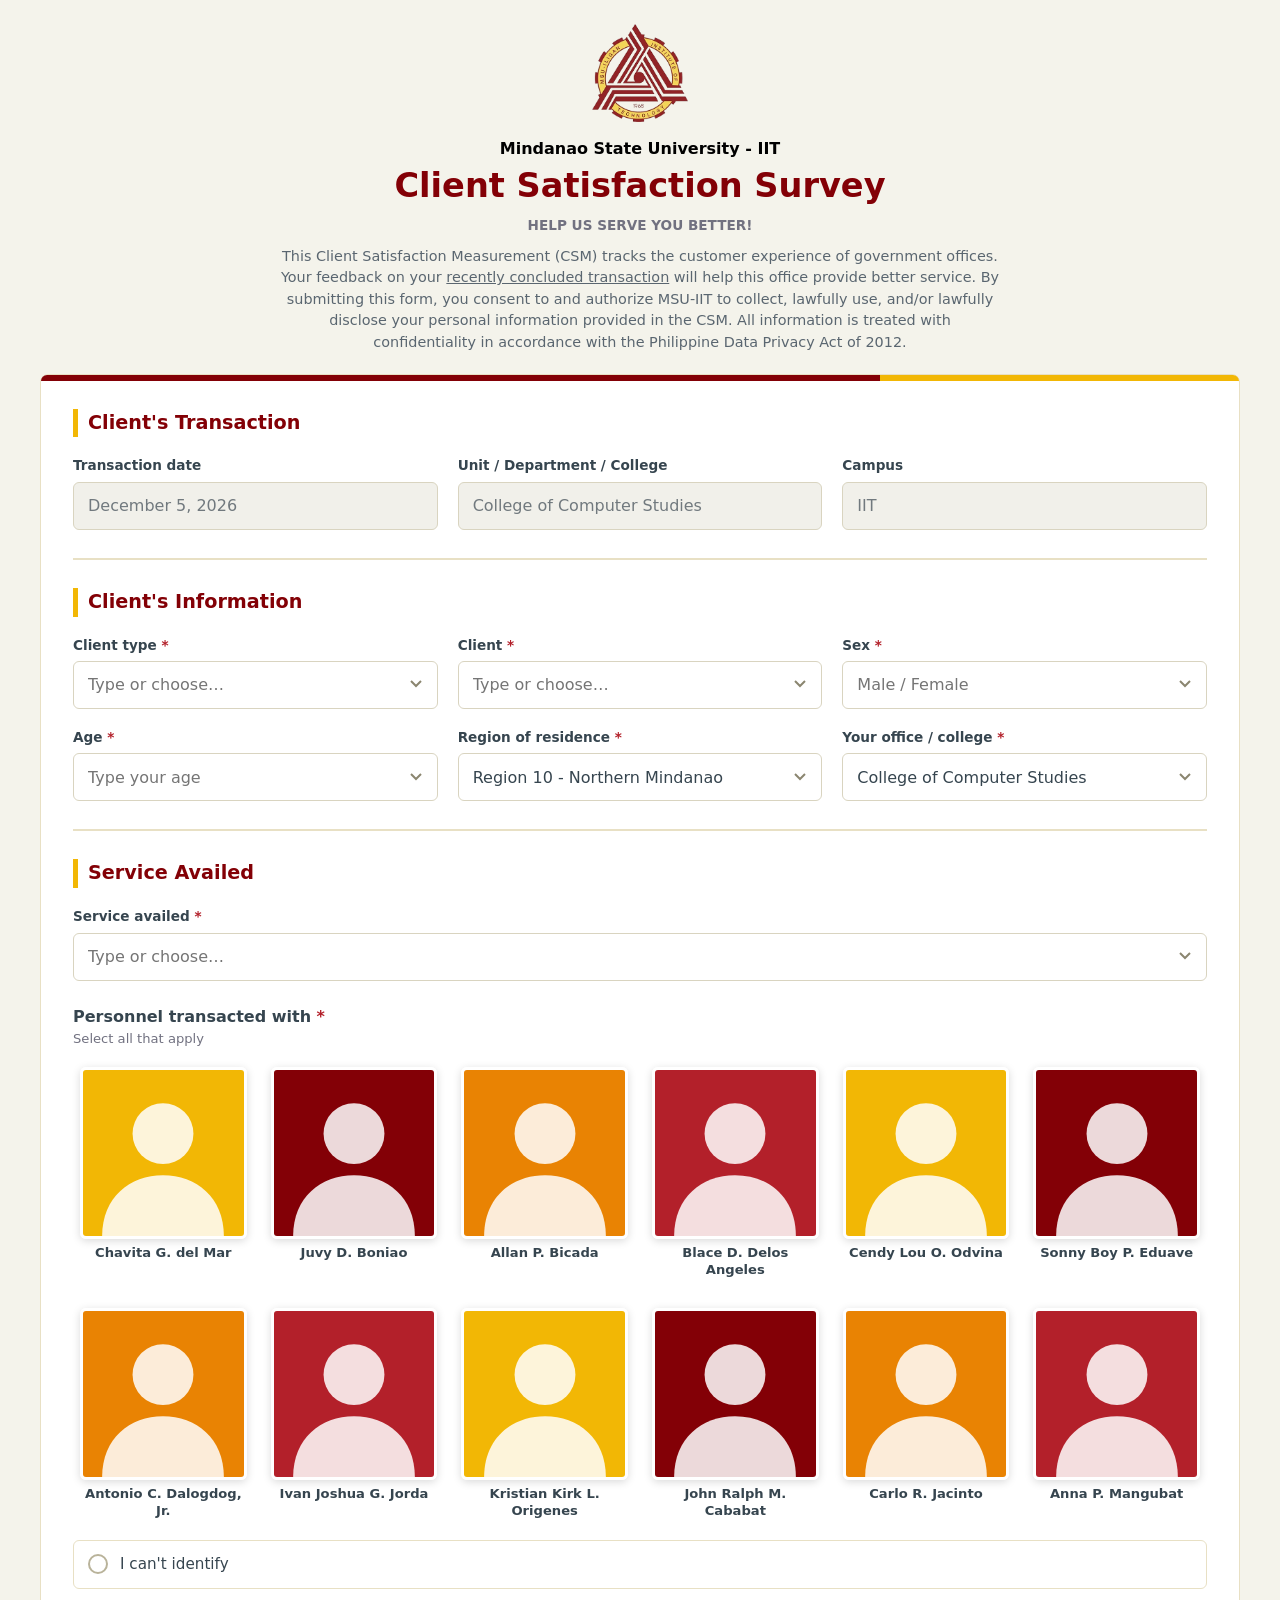
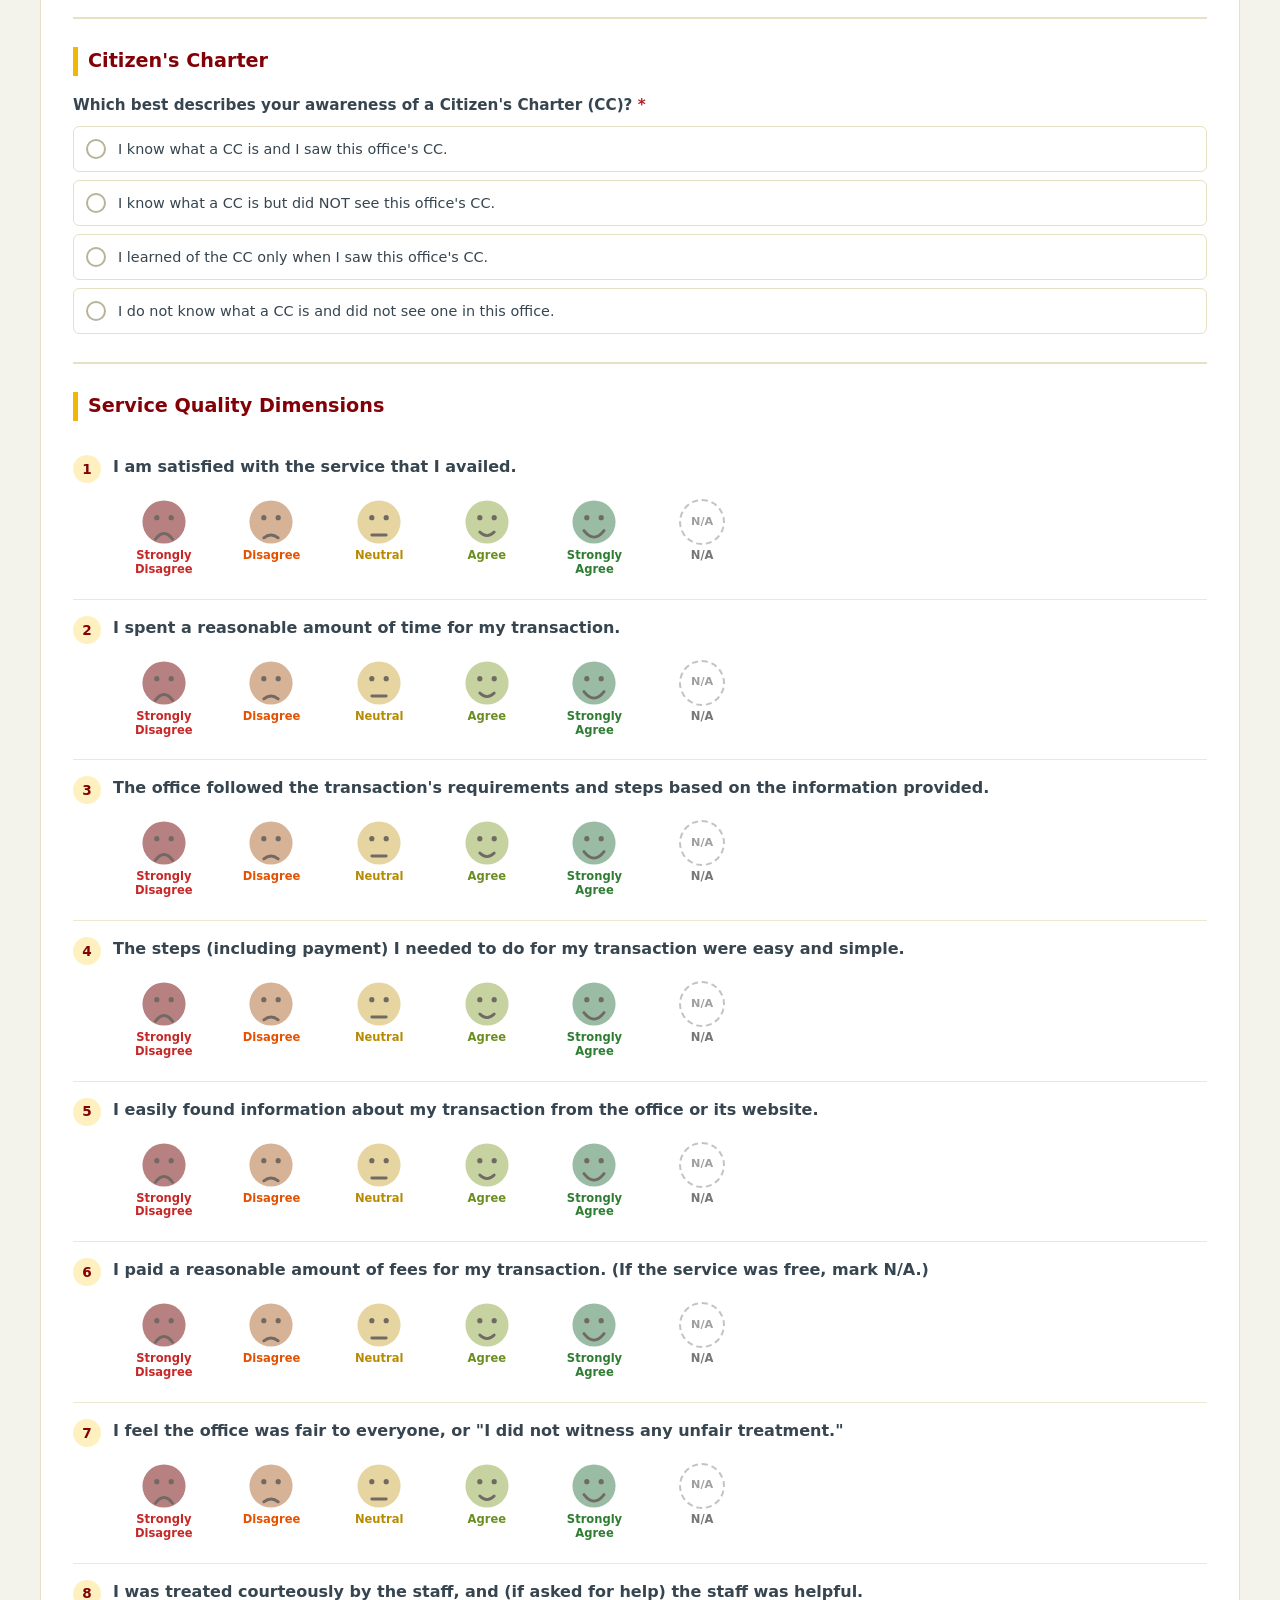
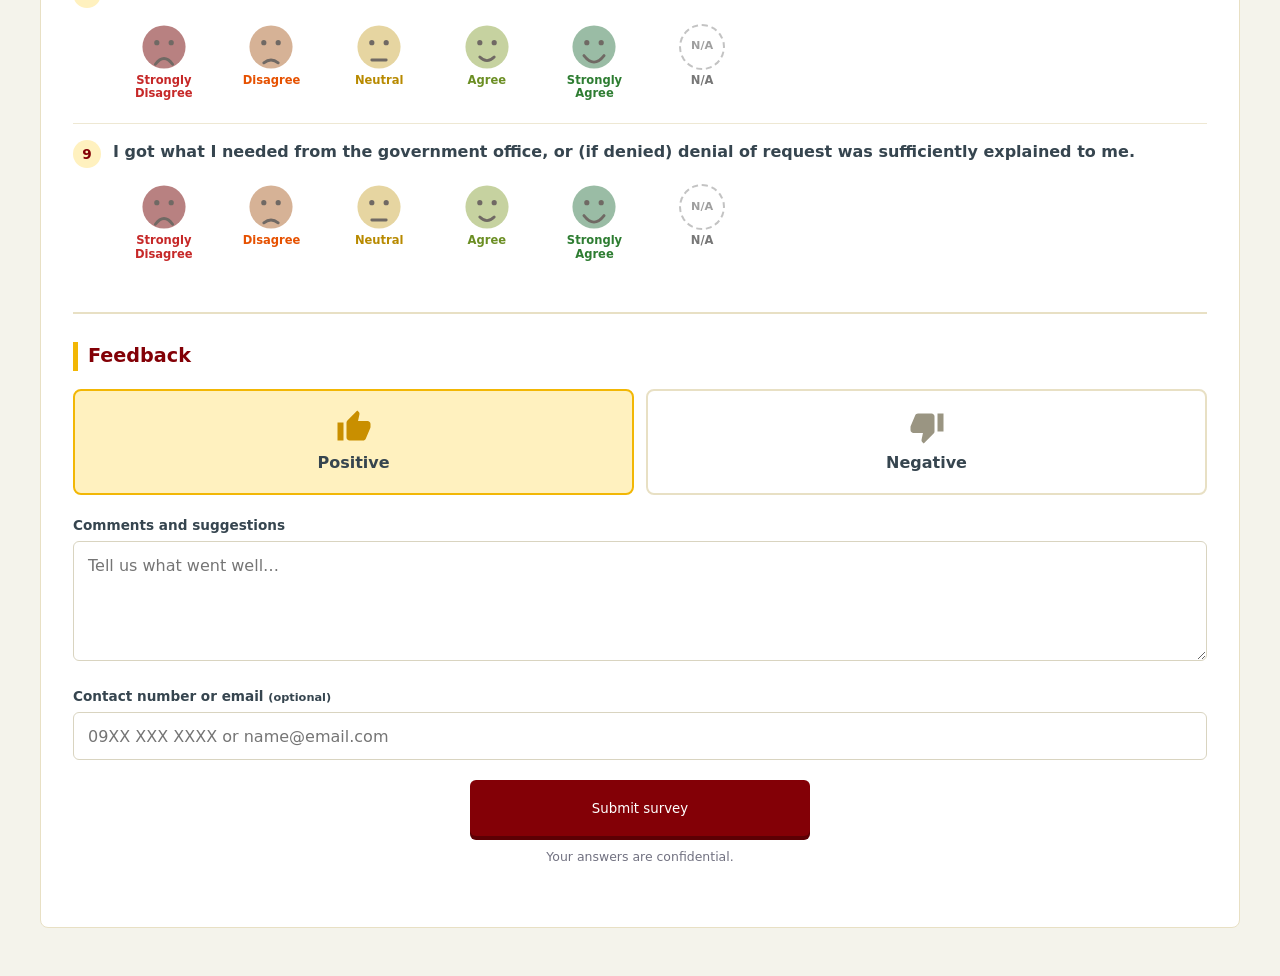
<file: index.html>
<!DOCTYPE html>
<html lang="en">
<head>
<meta charset="utf-8">
<meta name="viewport" content="width=device-width, initial-scale=1">
<title>MSU-IIT Client Satisfaction Survey</title>
<link rel="icon" href="msuiit-logo.png">
<link rel="stylesheet" href="styles.css">
</head>
<body>
<div class="page">
<header class="masthead">
  <img src="msuiit-logo.png" alt="MSU-IIT logo">
  <p class="univ">Mindanao State University - IIT</p>
  <h1>Client Satisfaction Survey</h1>
  <p class="tag">HELP US SERVE YOU BETTER!</p>
  <p class="intro">This Client Satisfaction Measurement (CSM) tracks the customer experience of government offices. Your feedback on your <u>recently concluded transaction</u> will help this office provide better service. By submitting this form, you consent to and authorize MSU-IIT to collect, lawfully use, and/or lawfully disclose your personal information provided in the CSM. All information is treated with confidentiality in accordance with the Philippine Data Privacy Act of 2012.</p>
</header>

<form class="card" id="survey" method="post" action="https://one.msuiit.edu.ph/ovcsi/csms/msu/index.php/msu_ol_css/csms_page2" novalidate>

<section class="section">
  <div class="sec-head"><h2>Client's Transaction</h2></div>
  <div class="fields">
    <div class="full"><label for="d">Transaction date</label><input type="text" id="d" name="date_formatted" readonly></div>
    <div class="full"><label for="o">Unit / Department / College</label><input type="text" id="o" name="office" value="College of Computer Studies" readonly><input type="hidden" name="key" value="CCS"></div>
    <div class="full"><label for="c">Campus</label><input type="text" id="c" name="campus" value="IIT" readonly></div>
  </div>
</section>

<section class="section">
  <div class="sec-head"><h2>Client's Information</h2></div>
  <div class="fields">
    <div class="field full" data-combo="client_type"><label for="client_type_i">Client type <span class="req">*</span></label><div class="combo"></div><p class="error" hidden></p></div>
    <div class="field full" data-combo="theclient"><label for="theclient_i">Client <span class="req">*</span></label><div class="combo"></div><p class="error" hidden></p></div>
    <div class="field" data-combo="sex"><label for="sex_i">Sex <span class="req">*</span></label><div class="combo"></div><p class="error" hidden></p></div>
    <div class="field" data-combo="age"><label for="age_i">Age <span class="req">*</span></label><div class="combo"></div><p class="error" hidden></p></div>
    <div class="field full" data-combo="region"><label for="region_i">Region of residence <span class="req">*</span></label><div class="combo"></div><p class="error" hidden></p></div>
    <div class="field full" data-combo="client_office"><label for="client_office_i">Your office / college <span class="req">*</span></label><div class="combo"></div><p class="error" hidden></p></div>
  </div>
</section>

<section class="section">
  <div class="sec-head"><h2>Service Availed</h2></div>
  <div class="fields one">
    <div class="field full" data-combo="serviceavailed"><label for="serviceavailed_i">Service availed <span class="req">*</span></label><div class="combo"></div><p class="error" hidden></p></div>
    <div class="full" id="othersWrap" hidden><label for="others_i">Please specify your service <span class="req">*</span></label><input type="text" id="others_i" name="others_service_availed" placeholder="Type your service here" maxlength="150"><p class="error" hidden>Please specify your service.</p></div>
  </div>
  <div class="ppl" data-need="ppl">
    <h3 class="sub">Personnel transacted with <span class="req">*</span></h3><p class="hint">Select all that apply</p>
    <div class="p-grid" id="ppl"></div>
    <label class="choice unk"><input class="vh" type="checkbox" name="personnel[]" value="I can't identify"><span class="choice-mark"></span><span>I can't identify</span></label><p class="error" hidden>Please select at least one person.</p>
  </div>
</section>

<section class="section">
  <div class="sec-head"><h2>Citizen's Charter</h2></div>
  <div class="cc-grid single" id="cc">
    <div data-need="cc1"><p class="q-t">Which best describes your awareness of a Citizen's Charter (CC)? <span class="req">*</span></p><div class="list"></div><p class="error" hidden>Please choose one.</p></div>
    <div data-need="cc2" hidden><p class="q-t">If aware of the CC, was the CC of this office… <span class="req">*</span></p><div class="list"></div><p class="error" hidden>Please choose one.</p></div>
    <div data-need="cc3" hidden><p class="q-t">If aware of the CC, how much did it help you in your transaction? <span class="req">*</span></p><div class="list"></div><p class="error" hidden>Please choose one.</p></div>
  </div>
</section>

<section class="section">
  <div class="sec-head"><h2>Service Quality Dimensions</h2></div>
  <div id="sqd"></div>
</section>

<section class="section">
  <div class="sec-head"><h2>Feedback</h2></div>
  <div class="fb-row" role="radiogroup" aria-label="Feedback type">
    <label class="fb pos"><input class="vh" type="radio" name="feedback_type" value="Positive" checked><svg viewBox="0 0 24 24" aria-hidden="true"><path d="M1 21h4V9H1v12zm22-11c0-1.1-.9-2-2-2h-6.31l.95-4.57.03-.32c0-.41-.17-.79-.44-1.06L14.17 1 7.59 7.59C7.22 7.95 7 8.45 7 9v10c0 1.1.9 2 2 2h9c.83 0 1.54-.5 1.84-1.22l3.02-7.05c.09-.23.14-.47.14-.73v-2z"/></svg>Positive</label>
    <label class="fb neg"><input class="vh" type="radio" name="feedback_type" value="Negative"><svg viewBox="0 0 24 24" aria-hidden="true"><path d="M15 3H6c-.83 0-1.54.5-1.84 1.22l-3.02 7.05c-.09.23-.14.47-.14.73v2c0 1.1.9 2 2 2h6.31l-.95 4.57-.03.32c0 .41.17.79.44 1.06L9.83 23l6.59-6.59c.36-.36.58-.86.58-1.41V5c0-1.1-.9-2-2-2zm4 0v12h4V3h-4z"/></svg>Negative</label>
  </div>
  <div class="stack">
    <div><label for="comments">Comments and suggestions</label><textarea id="comments" name="comments" maxlength="1000" placeholder="Tell us what went well…"></textarea></div>
    <div><label for="contact">Contact number or email <small>(optional)</small></label><input type="text" id="contact" name="contact" maxlength="100" placeholder="09XX XXX XXXX or name@email.com"></div>
  </div>
  <div class="actions">
    <button class="btn" type="submit">Submit survey</button>
    <p class="fine">Your answers are confidential.</p>
    <p class="error send-err" id="sendErr" hidden>We couldn't send your survey. Check your connection and try again.</p>
  </div>
</section>
</form>

<!-- Popup shown after a valid submission -->
<div class="overlay" id="done" hidden role="dialog" aria-modal="true" aria-labelledby="done-t">
  <div class="modal">
    <div class="ok"><svg viewBox="0 0 24 24" aria-hidden="true"><path d="M5 12.5l4.5 4.5L19 7.5" fill="none" stroke="#fff" stroke-width="2.6" stroke-linecap="round" stroke-linejoin="round"/></svg></div>
    <h2 id="done-t">Survey Submitted</h2>
    <p class="thanks">Thank you for filling out this survey.<br>Your feedback is much appreciated.</p>
    <p class="when" id="when"></p>
    <button type="button" class="btn2" id="again">Submit Another Response</button>
  </div>
</div>
</div>

<script>
(()=>{
const $=(s,r=document)=>r.querySelector(s),$$=(s,r=document)=>[...r.querySelectorAll(s)];
const esc=s=>String(s).replace(/[&<>"]/g,c=>({'&':'&amp;','<':'&lt;','>':'&gt;','"':'&quot;'}[c]));
const O=(a,f)=>a.map(f);

/* ---------- Data (edit here) ---------- */
const PERSONNEL=[ // set photo:'url' to use a picture; blank = placeholder
 {name:'Chavita G. del Mar',photo:''},{name:'Juvy D. Boniao',photo:''},{name:'Allan P. Bicada',photo:''},{name:'Blace D. Delos Angeles',photo:''},{name:'Cendy Lou O. Odvina',photo:''},{name:'Sonny Boy P. Eduave',photo:''},{name:'Antonio C. Dalogdog, Jr.',photo:''},{name:'Ivan Joshua G. Jorda',photo:''},{name:'Kristian Kirk L. Origenes',photo:''},{name:'John Ralph M. Cababat',photo:''},{name:'Carlo R. Jacinto',photo:''},{name:'Anna P. Mangubat',photo:''}];
const SERVICES = [
  'Application for Comprehensive Examination',
  'Application of Thesis/Dissertation-Related Services',
  'Borrowing of Laboratory Supplies and Equipment for Laboratory Classes',
  'Issuance of Certification for Courses Taken',
  'Issuance of Deployment of On-the-Job Training and Student Interns',
  'Issuance of Prospectus/Program of Study',
  'Return of Borrowed Laboratory Supplies and Equipment for Laboratory Classes',
  'Request a Summary of the Teacher Efficiency Rating',
  'Request a Permit to Hold Make-Up or Special Classes',
  'Issuance of Confirmation to Travel or Attend Trainings, Seminars, and Conferences',
  'Request for Use of Rooms, Facilities, or Sound System',
  'Others'
];
const OFFICES=['Accounting Division','Alumni and Endowment Fund Center','Career Center','Cashiering Division','CED-Integrated Developmental School','Center for Advanced Education and Lifelong Learning','Center for Bamboo Research and Technology','Center for Computational Analytics and Modelling','Center for Culture and Arts','Center for General Education of MSU-IIT','Center for Information and Communication Technology','Center for Learning and Academic Support Services','Center for Pedagogical Innovations','Ceramic Training Center','College of Arts and Social Sciences','College of Computer Studies','College of Economics, Business, and Accountancy','College of Education','College of Engineering','College of Health Sciences','College of Science and Mathematics','Fab Lab MSU-IIT','Gender and Development Resource Center','Graduate Dorm','Hostel','Human Resource Management Division','iDEYA: Center for Technopreneurship Innovation','Infrastructure Services Division','Institute for Peace and Development in Mindanao','Institute for Policy Innovation and Leadership','Internal Audit Services Unit','Knowledge and Technology Transfer Office','Legal Services Office','MSU-IIT Center for Resiliency','MSU-IIT Liaison Office','Natural Science Museum','Office of Admissions, Scholarships and Grants','Office of Business Affairs','Office of Communications','Office of Guidance and Counseling','Office of Institutional Planning and Development Services','Office of Medical, Dental and Health Services','Office of Monitoring and Evaluation','Office of Research Dissemination','Office of Research Management','Office of Sports Development','Office of Student Development Services','Office of Student Residences and Food Services','Office of the Budget Management','Office of the Campus Secretary','Office of the Director for Administration','Office of the Director for Finance','Office of the National Services Training Program','Office of the Quality Assurance Management Services','Office of the University Registrar','Office of the Vice-Chancellor for International Affairs','Policy Center for Governance, Public Leadership and Management','Policy Center for Human Rights and Sustainable Development','Premier Research Institute of Science and Mathematics','Procurement Management Division','Research Center for Healthy Aging (RCHA) of MSU-IIT','Research Institute for Engineering and Innovative Technology','Research Integrity and Compliance Office','School of Interdisciplinary Studies','Security and Investigation Division','Selling and Renting Unit','Supply and Property Management Division','TAPU-Ceramic Training Center','Technology Application and Promotion Unit','University Library','University Library- CASS','University Library- CEBA','University Library- CED','University Library- CED-IDS','University Library- CHS','University Library- COE','University Library- CSM','University Library- Main','WE CARE Office'];
const REGIONS=[['I','Region 1 - Ilocos Region'],['II','Region 2 - Cagayan Valley'],['III','Region 3 - Central Luzon'],['IV-A','Region 4A - CALABARZON'],['IV-B','Region 4B - MIMAROPA'],['V','Region 5 - Bicol Region'],['VI','Region 6 - Western Visayas'],['VII','Region 7 - Central Visayas'],['VIII','Region 8 - Eastern Visayas'],['IX','Region 9 - Zamboanga Peninsula'],['X','Region 10 - Northern Mindanao'],['XI','Region 11 - Davao Region'],['XII','Region 12 - SOCCSKSARGEN'],['XIII','Region 13 - National Capital Region'],['XIV','Region 14 - Cordillera Administrative Region'],['XV-A','Region 15A - BARRM A'],['XV-B','Region 15B - BARMM B'],['XVI','Region 16 - CARAGA']];
const CLIENTS=[['INTERNAL','Faculty'],['INTERNAL','Lecturer'],['INTERNAL','Official/Responsibility Center Head'],['INTERNAL','Staff'],['EXTERNAL','Alumni'],['EXTERNAL','Student (Enrolled)'],['EXTERNAL','Student (Off Sem)'],['EXTERNAL','Parent of a Student/Alumni'],['EXTERNAL','Supplier'],['EXTERNAL','General Client/Citizen/Visitor']];
const SQD=['I am satisfied with the service that I availed.','I spent a reasonable amount of time for my transaction.',"The office followed the transaction's requirements and steps based on the information provided.",'The steps (including payment) I needed to do for my transaction were easy and simple.','I easily found information about my transaction from the office or its website.','I paid a reasonable amount of fees for my transaction. (If the service was free, mark N/A.)','I feel the office was fair to everyone, or "I did not witness any unfair treatment."','I was treated courteously by the staff, and (if asked for help) the staff was helpful.','I got what I needed from the government office, or (if denied) denial of request was sufficiently explained to me.'];
const TC=['#c62828','#e65100','#b88a00','#6b8e23','#2e7d32','#777'];
const SCALE=[[1,'Strongly Disagree'],[2,'Disagree'],[3,'Neutral','Neither Agree nor Disagree'],[4,'Agree'],[5,'Strongly Agree'],['NA','N/A']];
const CC={cc1:["I know what a CC is and I saw this office's CC.","I know what a CC is but did NOT see this office's CC.","I learned of the CC only when I saw this office's CC.","I do not know what a CC is and did not see one in this office."],
 cc2:['Easy to see','Somewhat easy to see','Difficult to see','Not visible at all'],cc3:['Helped very much','Somewhat helped','Did not help']};

/* ---------- Combobox (type to filter, pick from list) ---------- */
const mk=(a,tag)=>a.map(v=>({value:v,label:v,tag}));
const combos=[];
function combo(name,o){
  const field=$(`[data-combo=${name}]`),box=$('.combo',field),err=$('.error',field);
  box.innerHTML=`<input type="text" id="${name}_i" role="combobox" aria-expanded="false" aria-controls="${name}_l" autocomplete="off" spellcheck="false" placeholder="${o.ph}" ${o.num?'inputmode="numeric"':''}>
  <button type="button" class="combo-toggle" tabindex="-1" aria-label="Show options"><svg width="16" height="16" viewBox="0 0 16 16"><path d="M3 6l5 5 5-5" fill="none" stroke="currentColor" stroke-width="2"/></svg></button>
  <input type="hidden" name="${name}"><ul class="combo-list" id="${name}_l" role="listbox" hidden></ul>`;
  const inp=$('#'+name+'_i',box),hid=$('[type=hidden]',box),ul=$('ul',box);
  let cur=null,shown=[],act=-1,isOpen=false;
  const filt=q=>{q=q.trim().toLowerCase();if(!q)return o.opts.slice();
    const a=o.opts.filter(x=>x.label.toLowerCase().startsWith(q)),b=o.pre?[]:o.opts.filter(x=>!a.includes(x)&&x.label.toLowerCase().includes(q));return a.concat(b)};
  const hl=(t,q)=>{const i=q?t.toLowerCase().indexOf(q.trim().toLowerCase()):-1;return i<0?esc(t):esc(t.slice(0,i))+'<mark>'+esc(t.slice(i,i+q.trim().length))+'</mark>'+esc(t.slice(i+q.trim().length))};
  const setAct=(i,sc)=>{act=i;$$('li[data-i]',ul).forEach((li,n)=>{li.classList.toggle('on',n===i);if(n===i&&sc)li.scrollIntoView({block:'nearest'})})};
  const show=q=>{shown=filt(q);ul.innerHTML=shown.length?shown.map((x,i)=>`<li role="option" data-i="${i}" aria-selected="${!!cur&&cur.value===x.value}"><span>${hl(x.label,q)}</span>${x.tag?`<span class="chip">${x.tag}</span>`:''}</li>`).join(''):'<li class="none">No matches</li>';
    ul.hidden=false;isOpen=true;inp.setAttribute('aria-expanded','true');setAct(q?0:Math.max(0,shown.findIndex(x=>cur&&x.value===cur.value)),true)};
  const close=()=>{ul.hidden=true;isOpen=false;inp.setAttribute('aria-expanded','false')};
  const fail=m=>{field.classList.add('has-error');err.textContent=m;err.hidden=false};
  const sync=()=>o.on&&o.on(cur);
  const pick=x=>{cur=x;inp.value=x.label;hid.value=x.value;field.classList.remove('has-error');err.hidden=true;close();sync()};
  inp.addEventListener('focus',()=>{show('');setTimeout(()=>inp.select(),0)});
  inp.addEventListener('click',()=>{if(!isOpen)show('')});
  inp.addEventListener('input',()=>{const q=inp.value.trim().toLowerCase(),x=o.opts.find(y=>y.label.toLowerCase()===q);cur=x||null;hid.value=x?x.value:'';show(inp.value);sync()});
  inp.addEventListener('keydown',e=>{
    if(e.key==='ArrowDown'||e.key==='ArrowUp'){e.preventDefault();if(!isOpen)show('');else setAct(Math.max(0,Math.min(shown.length-1,act+(e.key==='ArrowDown'?1:-1))),true)}
    else if(e.key==='Enter'&&isOpen){e.preventDefault();if(shown[act])pick(shown[act])}
    else if(e.key==='Escape'){close();inp.value=cur?cur.label:''}});
  inp.addEventListener('blur',()=>{const q=inp.value.trim().toLowerCase();
    if(!q){cur=null;hid.value='';close();sync();return fail('This field is required.')}
    if(cur&&cur.label.toLowerCase()===q)return close();
    const m=filt(q);if(m.length===1)return pick(m[0]);
    if(cur){inp.value=cur.label;close()}else{inp.value='';hid.value='';close();fail('Please choose from the list.')}});
  ul.addEventListener('mousedown',e=>e.preventDefault());
  ul.addEventListener('click',e=>{const li=e.target.closest('li[data-i]');if(li)pick(shown[li.dataset.i])});
  ul.addEventListener('mouseover',e=>{const li=e.target.closest('li[data-i]');if(li)setAct(+li.dataset.i)});
  $('.combo-toggle',box).addEventListener('mousedown',e=>e.preventDefault());
  $('.combo-toggle',box).addEventListener('click',()=>{if(isOpen)close();else if(document.activeElement===inp)show('');else inp.focus()});
  if(o.def){const x=o.opts.find(y=>y.value===o.def);if(x)pick(x)}
  combos.push({field,inp,ok:()=>{if(hid.value)return true;fail(inp.value?'Please choose from the list.':'This field is required.');return false}});
}
combo('client_type',{ph:'Type or choose…',opts:mk(['Citizen','Business','Government'])});
combo('theclient',{ph:'Type or choose…',opts:CLIENTS.map(([g,l])=>({value:g+'|'+l,label:l}))});
combo('sex',{ph:'Male / Female',opts:mk(['Male','Female'])});
combo('age',{ph:'Type your age',num:1,pre:1,opts:mk(Array.from({length:76},(_,i)=>String(i+15)))});
combo('region',{ph:'Type e.g. 10 or Davao',def:'X|Region 10 - Northern Mindanao',opts:REGIONS.map(([c,l])=>({value:c+'|'+l,label:l}))});
combo('client_office',{ph:'Type to search…',def:'College of Computer Studies',opts:[{value:'NA',label:'Not Applicable (N/A)'}].concat(mk(OFFICES))});
combo('serviceavailed',{ph:'Type or choose…',opts:mk(SERVICES),on:x=>{
  const w=$('#othersWrap'),s=!!x&&x.value==='Others';
  w.hidden=!s;
  if(!s){$('#others_i').value='';w.classList.remove('has-error');$('.error',w).hidden=true}}});
$('#others_i').addEventListener('input',()=>{const w=$('#othersWrap');w.classList.remove('has-error');$('.error',w).hidden=true});

/* ---------- Date ---------- */
$('#d').value=new Date().toLocaleDateString('en-US',{year:'numeric',month:'long',day:'numeric'});

/* ---------- Radio helper ---------- */
const radio=(name,val,text,extra='')=>`<label class="choice"><input class="vh" type="radio" name="${name}" value="${esc(val)}"><span class="choice-mark"></span><span>${esc(text)}</span>${extra}</label>`;

/* ---------- Personnel ---------- */
const ph=i=>'data:image/svg+xml,'+encodeURIComponent(`<svg xmlns="http://www.w3.org/2000/svg" viewBox="0 0 120 120"><rect width="120" height="120" fill="${['#f2b705','#830006','#e98303','#b3202a'][i%4]}"/><circle cx="60" cy="46" r="22" fill="#fff" opacity=".85"/><path d="M16 120c0-28 20-44 44-44s44 16 44 44z" fill="#fff" opacity=".85"/></svg>`);
$('#ppl').innerHTML=PERSONNEL.map((p,i)=>`<label class="person"><input class="vh" type="checkbox" name="personnel[]" value="${esc(p.name)}"><span class="avatar"><img alt="" src="${esc(p.photo||ph(i))}" data-i="${i}"><span class="badge"><svg viewBox="0 0 16 16"><path d="M3 8.5l3 3 7-7" fill="none" stroke="#fff" stroke-width="2.2"/></svg></span></span><span class="pname">${esc(p.name)}</span></label>`).join('');
$$('#ppl img').forEach(im=>im.addEventListener('error',()=>{im.src=ph(+im.dataset.i)},{once:true}));

$('[data-need=ppl]').addEventListener('change',e=>{const u=$('.unk input'),t=e.target;if(t.type!=='checkbox')return;if(t===u&&u.checked)$$('#ppl input').forEach(i=>i.checked=false);else if(t!==u&&t.checked)u.checked=false});

/* ---------- Citizen's Charter ---------- */
['cc1','cc2','cc3'].forEach(n=>{$('[data-need='+n+'] .list').innerHTML=CC[n].map((t,i)=>radio(n,i+1,t)).join('')});
$$('[data-need=cc2] input,[data-need=cc3] input').forEach(i=>i.disabled=true);
$$('[name=cc1]').forEach(r=>r.addEventListener('change',()=>{
  const on=r.value!=='4';$('#cc').classList.toggle('single',!on);
  ['cc2','cc3'].forEach(n=>{const b=$('[data-need='+n+']');b.hidden=!on;$$('input',b).forEach(i=>{i.disabled=!on;if(!on)i.checked=false})})}));

/* ---------- SQD faces ---------- */
const FC=['#d93b3b','#f08a3c','#f4c430','#a6c93a','#4cae6b'],MO=['M10 28Q16 20 22 28','M11 27Q16 23 21 27','M11 25H21','M11 23Q16 28 21 23','M9 22Q16 31 23 22'];
const face=v=>v==='NA'?'<span class="face-art na">N/A</span>':`<span class="face-art"><svg viewBox="0 0 32 32"><circle cx="16" cy="16" r="15" fill="${FC[v-1]}"/><circle cx="11" cy="13" r="1.8" fill="#3b2a1a"/><circle cx="21" cy="13" r="1.8" fill="#3b2a1a"/><path d="${MO[v-1]}" fill="none" stroke="#3b2a1a" stroke-width="2" stroke-linecap="round"/></svg></span>`;
$('#sqd').innerHTML=SQD.map((q,n)=>`<div class="sqd" data-need="sqd${n}"><div class="q"><span class="q-num">${n+1}</span><span>${esc(q)}</span></div><div class="faces" role="radiogroup" aria-label="Answer">${SCALE.map(([v,l,t])=>`<label class="face" style="--c:${TC[v==='NA'?5:v-1]}" title="${t||l}"><input class="vh" type="radio" name="sqd${n}" value="${v}" data-t="${t||l}">${face(v)}<span class="face-lbl">${l}</span></label>`).join('')}</div><p class="picked" aria-live="polite">Tap a face to answer</p><p class="error" hidden>Please choose an answer.</p></div>`).join('');
$('#sqd').addEventListener('change',e=>{const p=$('.picked',e.target.closest('.sqd'));p.textContent=e.target.dataset.t;p.classList.add('set');p.style.color=e.target.closest('.face').style.getPropertyValue('--c')});

/* ---------- Feedback prompt ---------- */
$$('[name=feedback_type]').forEach(r=>r.addEventListener('change',()=>{$('#comments').placeholder=r.value==='Positive'?'Tell us what went well…':'Tell us what went wrong and how we can improve…'}));

/* ---------- Collect results (for console / JSON) ---------- */
const form=$('#survey');
function collect(){
  const val=n=>{const el=form.elements[n];return el?el.value:''};
  const chk=n=>{const r=form.querySelector(`[name="${n}"]:checked`);return r};
  const split=s=>{const i=s.indexOf('|');return i<0?{value:s}:{code:s.slice(0,i),label:s.slice(i+1)}};
  const cc=n=>{const r=chk(n);return r?{value:+r.value,label:CC[n][r.value-1]}:null};
  const svc=val('serviceavailed');
  return {
    transaction:{date:val('date_formatted'),unit:val('office'),unitKey:val('key'),campus:val('campus')},
    client:{
      clientType:val('client_type'),
      client:split(val('theclient')),
      sex:val('sex'),
      age:val('age')?+val('age'):null,
      regionOfResidence:split(val('region')),
      office:val('client_office')
    },
    serviceAvailed:{service:svc,othersSpecified:svc==='Others'?val('others_service_availed').trim():null},
    personnel:$$('[name="personnel[]"]:checked').map(i=>i.value),
    citizensCharter:{awareness:cc('cc1'),visibility:cc('cc2'),helpfulness:cc('cc3')},
    serviceQualityDimensions:SQD.map((q,n)=>{const r=chk('sqd'+n);return {number:n+1,question:q,answer:r?r.dataset.t:null,value:r?(r.value==='NA'?'NA':+r.value):null}}),
    feedback:{type:chk('feedback_type').value,comments:val('comments').trim(),contact:val('contact').trim()||null}
  };
}

/* ---------- Submitted popup ---------- */
const done=$('#done'),btn=$('.btn',form),sendErr=$('#sendErr');
let sending=false; // guards against double submits

function showDone(){
  $('#when').textContent='Submitted on '+new Date().toLocaleString('en-US',{dateStyle:'long',timeStyle:'short'});
  done.hidden=false;
  document.body.classList.add('lock');
  $('#again').focus();
}
// Start over: reload the page and always land at the top
history.scrollRestoration='manual';
$('#again').addEventListener('click',()=>{window.scrollTo(0,0);location.reload()});

/* ---------- Validation + submit ---------- */
form.addEventListener('change',e=>{const g=e.target.closest('[data-need]');if(g){$('.error',g).hidden=true;g.classList.remove('has-error')}});
form.addEventListener('submit',async e=>{
  e.preventDefault();               // we send the data ourselves (no page navigation)
  if(sending)return;                // already submitted, ignore extra clicks / Enter
  let bad=null;const flag=el=>{if(!bad)bad=el};
  combos.forEach(c=>{if(!c.ok())flag(c.field)});
  $$('[data-need]').forEach(g=>{
    if(g.hidden)return;const k=g.dataset.need;let ok;
    if(k==='ppl')ok=$$('input:checked',g).length>0;
    else ok=!!$('input:checked',g);
    if(!ok){g.classList.add('has-error');$('.error',g).hidden=false;flag(g)}});
  const ow=$('#othersWrap');
  if(!ow.hidden&&!$('#others_i').value.trim()){ow.classList.add('has-error');$('.error',ow).hidden=false;flag(ow)}
  if(bad){bad.scrollIntoView({behavior:'smooth',block:'center'});return}

  // Valid: lock the form right away
  sending=true;sendErr.hidden=true;
  btn.disabled=true;btn.textContent='Submitting…';
  form.classList.add('sending');
  if(document.activeElement)document.activeElement.blur();

  const data=collect();
  console.log('Survey results (JSON):\n'+JSON.stringify(data,null,2));

  // Send every field the form has, plus the full answers as one JSON field
  const body=new FormData(form);
  body.append('survey_json',JSON.stringify(data));
  try{
    // no-cors: the response is opaque, but the data is still delivered to the server
    await fetch(form.action,{method:'POST',body,mode:'no-cors'});
    btn.textContent='Submitted';
    showDone();
  }catch(err){
    console.error('Submit failed',err);
    sending=false;
    form.classList.remove('sending');
    btn.disabled=false;btn.textContent='Submit survey';
    sendErr.hidden=false;
  }
});
})();
</script>
</body>
</html>
</file>
<file: styles.css>
:root{--red:#830006;--red-50:#fdf1f1;--yel:#f2b705;--yel-100:#fff1bf;--yel-50:#fffaea;--ink:#36454F;--mute:#717180;--line:#e8e0c4;--err:#b3202a;--ok:#2e7d32}
*{box-sizing:border-box}
html{-webkit-text-size-adjust:100%}
body{margin:0;padding:24px 16px 48px;background:#f4f3eb;color:var(--ink);font:16px/1.5 system-ui,-apple-system,"Segoe UI",Roboto,Arial,sans-serif}
body.lock{overflow:hidden}
[hidden]{display:none!important}
.vh{position:absolute;width:1px;height:1px;margin:-1px;overflow:hidden;clip:rect(0 0 0 0);opacity:0}
.page{max-width:1200px;margin:0 auto}
.masthead{text-align:center;padding:0 8px 20px}
.masthead img{width:96px;height:auto}
.univ{margin:8px 0 0;font-weight:600;color:#000}
h1{margin:0 0 4px;color:var(--red);font-size:clamp(1.6rem,4vw,2.1rem)}
.tag{margin:0 0 10px;font-weight:700;color:var(--mute);font-size:.85rem}
.intro{max-width:720px;margin:0 auto;font-size:.9rem;color:#5a6670}
.card{background:#fff;border-radius:8px;padding:0 32px 32px;border:1px solid var(--line);transition:opacity .2s,filter .2s}
.card::before{content:"";display:block;height:6px;margin:0 -32px;border-radius:8px 8px 0 0;background:linear-gradient(90deg,var(--red) 70%,var(--yel) 70%)}

/* While sending / after sending: dim the whole form and block every click */
.card.sending{opacity:.5;filter:grayscale(.4);pointer-events:none;user-select:none}

.section{padding:28px 0}
.section+.section{border-top:2px solid var(--line)}
.sec-head{display:flex;align-items:center;gap:12px;margin-bottom:18px}
.sec-head h2{margin:0;font-size:1.2rem;color:var(--red);border-left:5px solid var(--yel);padding-left:10px}
.sec-num{flex:none;width:32px;height:32px;border-radius:50%;background:var(--yel);color:var(--red);display:grid;place-items:center;font-weight:800}
.fields{display:grid;grid-template-columns:repeat(3,1fr);gap:18px 20px}
.fields.one{grid-template-columns:1fr}
label,.lbl{display:block;margin-bottom:6px;font-size:.85rem;font-weight:600}
.req{color:var(--err)}
input[type=text],textarea{width:100%;height:48px;padding:0 44px 0 14px;border:1.5px solid #d9d4c0;border-radius:6px;background:#fff;color:var(--ink);font:inherit;font-size:16px}
textarea{height:auto;min-height:120px;padding:12px 14px;resize:vertical}
#contact,#others_i{padding-right:14px}
input[readonly]{background:#f1f0ea;color:#71797E;padding-right:14px}
input[type=text]:focus,textarea:focus{outline:0;border-color:var(--red);box-shadow:0 0 0 3px rgba(242,183,5,.4)}
.error{margin:6px 0 0;color:var(--err);font-size:.82rem;font-weight:600}
.has-error input[type=text],.has-error .choice,.has-error .person{border-color:var(--err)}
.combo{position:relative}.combo:focus-within{z-index:40}
.combo-toggle{position:absolute;right:0;top:0;width:44px;height:48px;border:0;background:none;color:#8b8670;cursor:pointer}
.combo-list{position:absolute;top:calc(100% + 6px);left:0;right:0;max-height:260px;overflow:auto;margin:0;padding:6px;list-style:none;background:#fff;border:1.5px solid #e0d9bd;border-radius:6px;box-shadow:0 12px 28px rgba(0,0,0,.14)}
.combo-list li{display:flex;justify-content:space-between;gap:8px;padding:10px 12px;border-radius:4px;cursor:pointer}
.combo-list li.on{background:var(--yel-100)}
.combo-list li[aria-selected=true]{color:var(--red);font-weight:700}
.combo-list .none{color:var(--mute);cursor:default}
.chip{font-size:.72rem;background:var(--yel-100);color:var(--red);border-radius:4px;padding:0 8px;align-self:center}
mark{background:var(--yel);color:inherit;border-radius:3px}
.sub{margin:0;font-size:1rem}.hint{margin:0 0 10px;font-size:.82rem;color:var(--mute)}
.choice{position:relative;display:flex;flex-wrap:wrap;align-items:center;gap:12px;padding:12px 14px;border:1.5px solid var(--line);border-radius:6px;background:#fff;cursor:pointer;margin:0;font-weight:500;font-size:.95rem;transition:.15s}
.choice-mark{flex:none;width:20px;height:20px;border-radius:50%;border:2px solid #b9b39a;display:grid;place-items:center}
.choice-mark::after{content:"";width:10px;height:10px;border-radius:50%;background:var(--red);transform:scale(0);transition:.15s}
.choice:hover{border-color:var(--yel);background:var(--yel-50)}
.choice:active{transform:scale(.99)}
.choice:has(input:checked){border-color:var(--red);background:var(--red-50)}
.choice input:checked+.choice-mark{border-color:var(--red)}
.choice input:checked+.choice-mark::after{transform:scale(1)}
.choice:has(input:focus-visible),.person:has(input:focus-visible),.face:has(input:focus-visible),.fb:has(input:focus-visible){outline:3px solid var(--yel);outline-offset:2px}
.list{display:flex;flex-direction:column;gap:8px;flex:1}
.list .choice{flex:1 1 0;min-height:46px;font-size:.82rem;line-height:1.3}
.ppl{margin-top:24px}
.unk{margin-top:10px}
.person{justify-content:flex-start}
.p-grid{display:grid;grid-template-columns:repeat(6,1fr);grid-auto-rows:1fr;gap:10px;flex:1}
.person{position:relative;display:flex;flex-direction:column;align-items:center;gap:6px;padding:8px 6px 10px;border:1.5px solid transparent;border-radius:8px;cursor:pointer;margin:0;transition:.15s}
.avatar{position:relative;width:100%;aspect-ratio:1}
.avatar img{width:100%;height:100%;object-fit:cover;border-radius:6px;border:3px solid #fff;box-shadow:0 2px 8px rgba(0,0,0,.15)}
.badge{position:absolute;top:6px;right:6px;width:24px;height:24px;border-radius:50%;background:var(--red);color:#fff;display:grid;place-items:center;transform:scale(0);transition:.15s}
.badge svg{width:14px;height:14px}
.pname{font-size:.82rem;line-height:1.25;text-align:center;font-weight:600;overflow-wrap:anywhere}
.person:hover{background:var(--yel-50);border-color:var(--yel);transform:translateY(-2px)}
.person:active{transform:scale(.97)}
.person:has(input:checked){background:var(--red-50);border-color:var(--red)}
.person input:checked+.avatar .badge{transform:scale(1)}
.person input:checked~.pname{color:var(--red)}
.cc-grid{display:grid;grid-template-columns:repeat(3,minmax(0,1fr));gap:20px;align-items:start}
.cc-grid.single{grid-template-columns:1fr}
.cc-grid .list{gap:8px}.cc-grid .choice{padding:10px 12px;font-size:.9rem;flex:none}
.q-t{margin:0 0 10px;font-weight:700;font-size:.95rem}
.cc-grid>div:not(:first-child){animation:in .25s}
@keyframes in{from{opacity:0;transform:translateY(6px)}}
.sqd{padding:16px 0;border-bottom:1px solid #eee8d3}.sqd:last-of-type{border:0}
.q{display:flex;gap:12px;font-weight:600}
.q-num{flex:none;width:28px;height:28px;border-radius:50%;background:var(--yel-100);color:var(--red);display:grid;place-items:center;font-size:.85rem;font-weight:800}
.faces{display:grid;grid-template-columns:repeat(6,1fr);gap:6px;max-width:640px;margin:10px 0 0 40px}
.face{display:flex;flex-direction:column;align-items:center;gap:4px;padding:6px 2px;margin:0;border-radius:6px;cursor:pointer}
.face-art{width:clamp(34px,8vw,46px);aspect-ratio:1;opacity:.7;filter:saturate(.5);transition:.15s;display:grid;place-items:center}
.face-art svg{width:100%;height:100%}
.na{border:2px dashed #aaa;border-radius:50%;font-size:.7rem;font-weight:700;color:#777}
.face:hover .face-art{opacity:.95;transform:translateY(-2px)}
.face input:checked~.face-art{opacity:1;filter:none;transform:scale(1.15)}
.face-lbl{font-size:.72rem;text-align:center;line-height:1.2;color:var(--c);font-weight:600}
.face input:checked~.face-lbl{font-weight:800;text-decoration:underline}
.picked{display:none;margin:6px 0 0 40px;font-size:.85rem;color:var(--mute)}
.picked.set{color:var(--red);font-weight:700}
.fb-row{display:grid;grid-template-columns:1fr 1fr;gap:12px;margin-bottom:20px}
.fb{display:flex;flex-direction:column;align-items:center;gap:6px;padding:18px 10px;margin:0;border:2px solid var(--line);border-radius:8px;font-size:1rem;font-weight:700;cursor:pointer;transition:.15s}
.fb svg{width:36px;height:36px;fill:#9a9582}
.fb:hover{border-color:var(--yel);background:var(--yel-50)}.fb:active{transform:scale(.98)}
.fb.pos:has(input:checked){border-color:var(--yel);background:var(--yel-100)}
.fb.pos input:checked+svg{fill:#c98f00}
.fb.neg:has(input:checked){border-color:var(--red);background:var(--red-50)}
.fb.neg input:checked+svg{fill:var(--red)}
.stack{display:grid;gap:18px}
.actions{margin-top:20px;text-align:center}
.btn{width:100%;max-width:340px;height:56px;border:0;border-radius:6px;background:var(--red);color:#fff;font:700 1.1rem inherit;font-family:inherit;cursor:pointer;box-shadow:0 4px 0 #5c0004;transition:.1s}
.btn:hover{background:#9c000a}.btn:active{transform:translateY(2px);box-shadow:0 2px 0 #5c0004}
.btn:focus-visible{outline:3px solid var(--yel);outline-offset:3px}

/* Submit button once clicked: dark grey, no hover/press effect, not clickable */
.btn:disabled,.btn:disabled:hover,.btn:disabled:active{background:#3b3b3b;color:#bdbdbd;box-shadow:0 4px 0 #1f1f1f;transform:none;cursor:not-allowed;opacity:1}

.fine{margin:12px 0 0;font-size:.78rem;color:var(--mute)}
.send-err{margin-top:12px;text-align:center}

/* ---------- "Survey Submitted" popup ---------- */
.overlay{position:fixed;inset:0;z-index:1000;display:flex;align-items:center;justify-content:center;padding:16px;background:rgba(20,10,10,.6);animation:fade .2s}
.modal{width:100%;max-width:420px;padding:32px 28px 28px;border-radius:8px;background:#fff;border-top:6px solid var(--red);text-align:center;box-shadow:0 20px 50px rgba(0,0,0,.3);animation:pop .25s}
.modal .ok{width:64px;height:64px;margin:0 auto 14px;border-radius:50%;background:var(--ok);display:grid;place-items:center}
.modal .ok svg{width:34px;height:34px}
.modal h2{margin:0 0 8px;font-size:1.5rem;color:var(--red)}
.modal .thanks{margin:0 0 6px;color:var(--ink)}
.modal .when{margin:0 0 22px;font-size:.8rem;color:var(--mute)}
.btn2{display:block;width:100%;max-width:260px;height:46px;margin:0 auto;border:0;border-radius:4px;background:var(--red);color:#fff;font:700 1rem inherit;font-family:inherit;cursor:pointer;transition:.1s}
.btn2:hover{background:#9c000a}.btn2:active{transform:translateY(1px)}
.btn2:focus-visible{outline:3px solid var(--yel);outline-offset:3px}
@keyframes fade{from{opacity:0}}
@keyframes pop{from{opacity:0;transform:scale(.94) translateY(8px)}}

@media(max-width:820px){.fields{grid-template-columns:1fr 1fr}.list .choice{flex:none}}
@media(max-width:820px){.p-grid{grid-template-columns:repeat(4,1fr)}}
@media(max-width:760px){.cc-grid{grid-template-columns:1fr}}
@media(max-width:640px){.face-lbl{display:none}.picked{display:block}}
@media(max-width:560px){body{padding:12px 10px 32px}.card{padding:0 16px 24px}.card::before{margin:0 -16px}.section{padding:22px 0}
.full{grid-column:1/-1}.p-grid{grid-template-columns:repeat(3,1fr)}.faces,.picked{margin-left:0}.fields{gap:16px 12px}}
@media(prefers-reduced-motion:reduce){*{transition:none!important;animation:none!important}}
</file>
